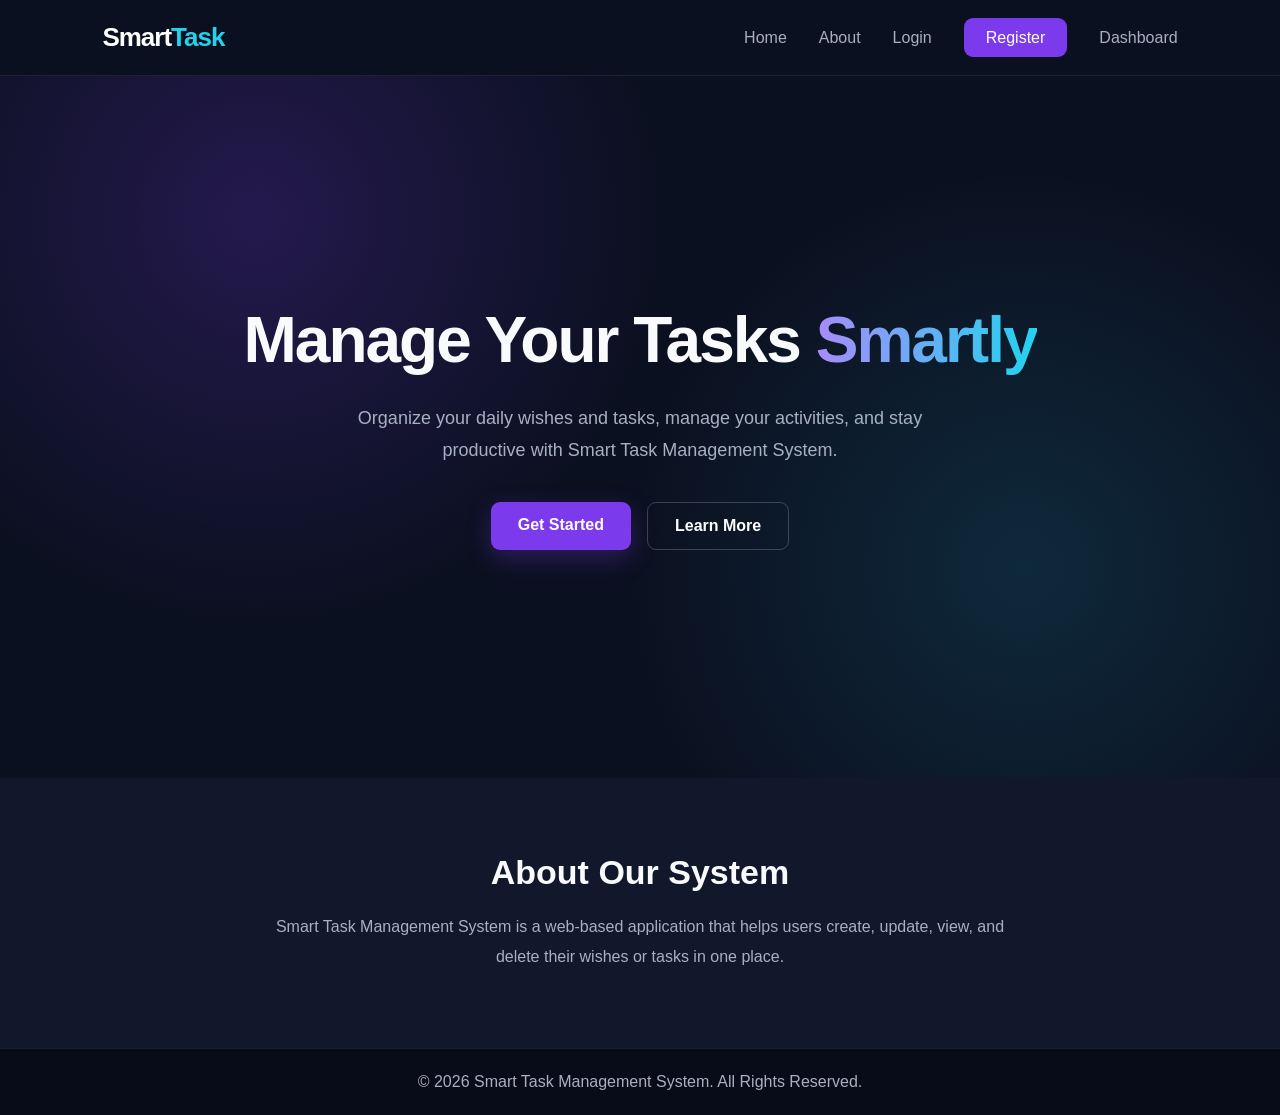
<file: web/index.html>
<!doctype html>
<html lang="en">
  <head>
    <meta charset="UTF-8" />
    <meta name="viewport" content="width=device-width, initial-scale=1.0" />
    <title>Smart Task Management System</title>
    <link rel="stylesheet" href="css/style.css" />
  </head>
  <body>
    <!-- Navigation Bar -->
    <header>
      <nav class="navbar">
        <div class="logo">Smart<span>Task</span></div>

        <ul class="nav-links">
          <li><a href="index.html">Home</a></li>
          <li><a href="#about">About</a></li>
          <li><a href="login.html">Login</a></li>
          <li><a href="register.html" class="register-btn">Register</a></li>
          <li><a href="dashboard.html">Dashboard</a></li>
        </ul>
      </nav>
    </header>

    <!-- Hero Section -->
    <main>
      <section class="hero">
        <div class="hero-content">
          <h1>Manage Your Tasks <span>Smartly</span></h1>

          <p>
            Organize your daily wishes and tasks, manage your activities, and
            stay productive with Smart Task Management System.
          </p>

          <div class="hero-buttons">
            <a href="register.html" class="btn primary-btn"> Get Started </a>

            <a href="#about" class="btn secondary-btn"> Learn More </a>
          </div>
        </div>
      </section>

      <!-- About Section -->
      <section id="about" class="about">
        <h2>About Our System</h2>

        <p>
          Smart Task Management System is a web-based application that helps
          users create, update, view, and delete their wishes or tasks in one
          place.
        </p>
      </section>
    </main>

    <!-- Footer -->
    <footer>
      <p>&copy; 2026 Smart Task Management System. All Rights Reserved.</p>
    </footer>
  </body>
</html>
</file>
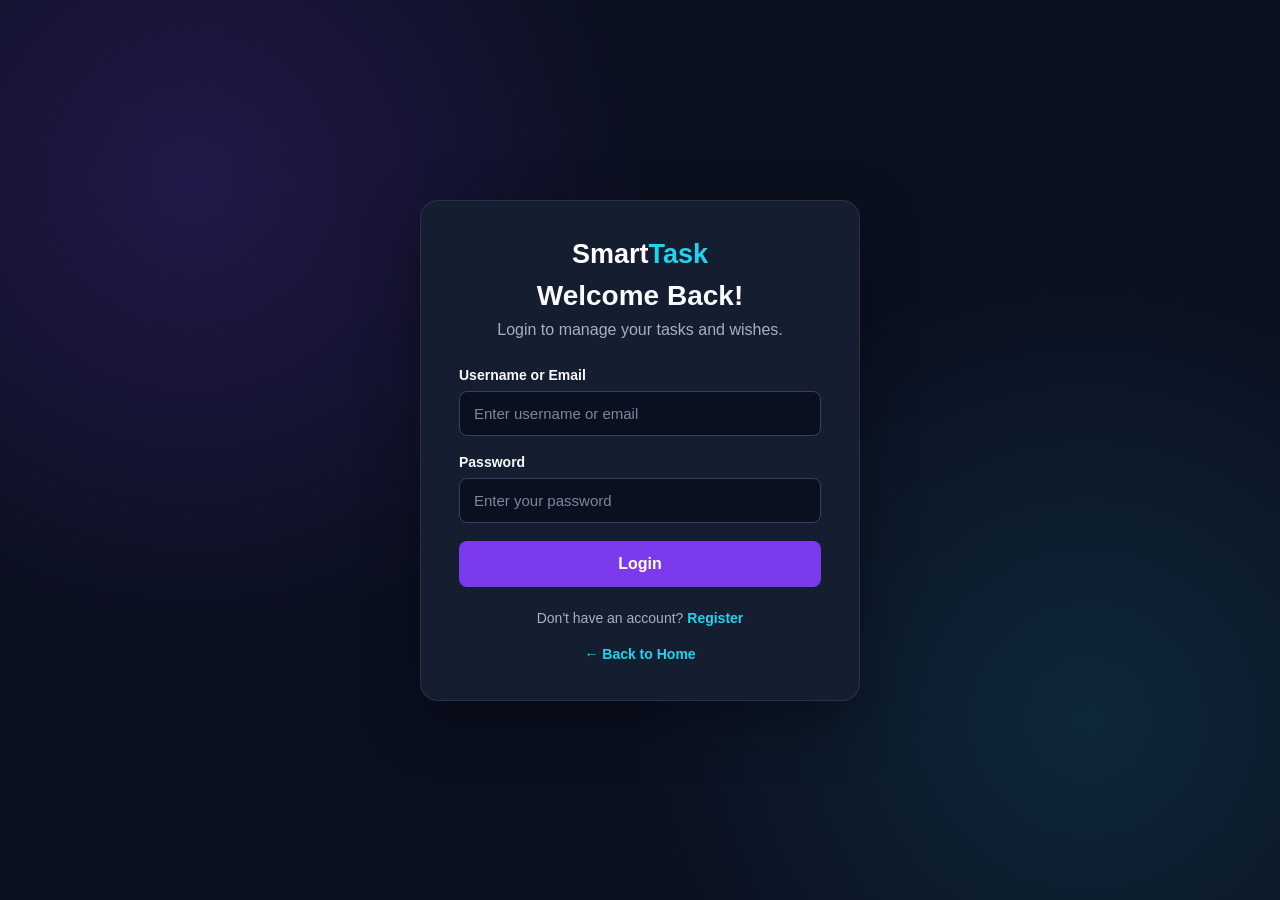
<file: web/login.html>
<!doctype html>
<html lang="en">
  <head>
    <meta charset="UTF-8" />
    <meta name="viewport" content="width=device-width, initial-scale=1.0" />
    <title>Login | SmartTask</title>
    <link rel="stylesheet" href="css/auth.css" />
  </head>
  <body>
    <div class="auth-container">
      <div class="auth-card">
        <a href="index.html" class="logo">Smart<span>Task</span></a>

        <h1>Welcome Back!</h1>
        <p class="subtitle">Login to manage your tasks and wishes.</p>

        <form id="loginForm">
          <div class="form-group">
            <label for="username">Username or Email</label>
            <input
              type="text"
              id="username"
              placeholder="Enter username or email"
              required
            />
          </div>

          <div class="form-group">
            <label for="password">Password</label>
            <input
              type="password"
              id="password"
              placeholder="Enter your password"
              required
            />
          </div>

          <button type="submit" class="submit-btn">Login</button>

          <p id="message"></p>
        </form>

        <p class="auth-footer">
          Don't have an account?
          <a href="register.html">Register</a>
        </p>

        <a href="index.html" class="back-home">← Back to Home</a>
      </div>
    </div>

    <script src="js/api.js"></script>
    <script src="js/auth.js"></script>
  </body>
</html>
</file>
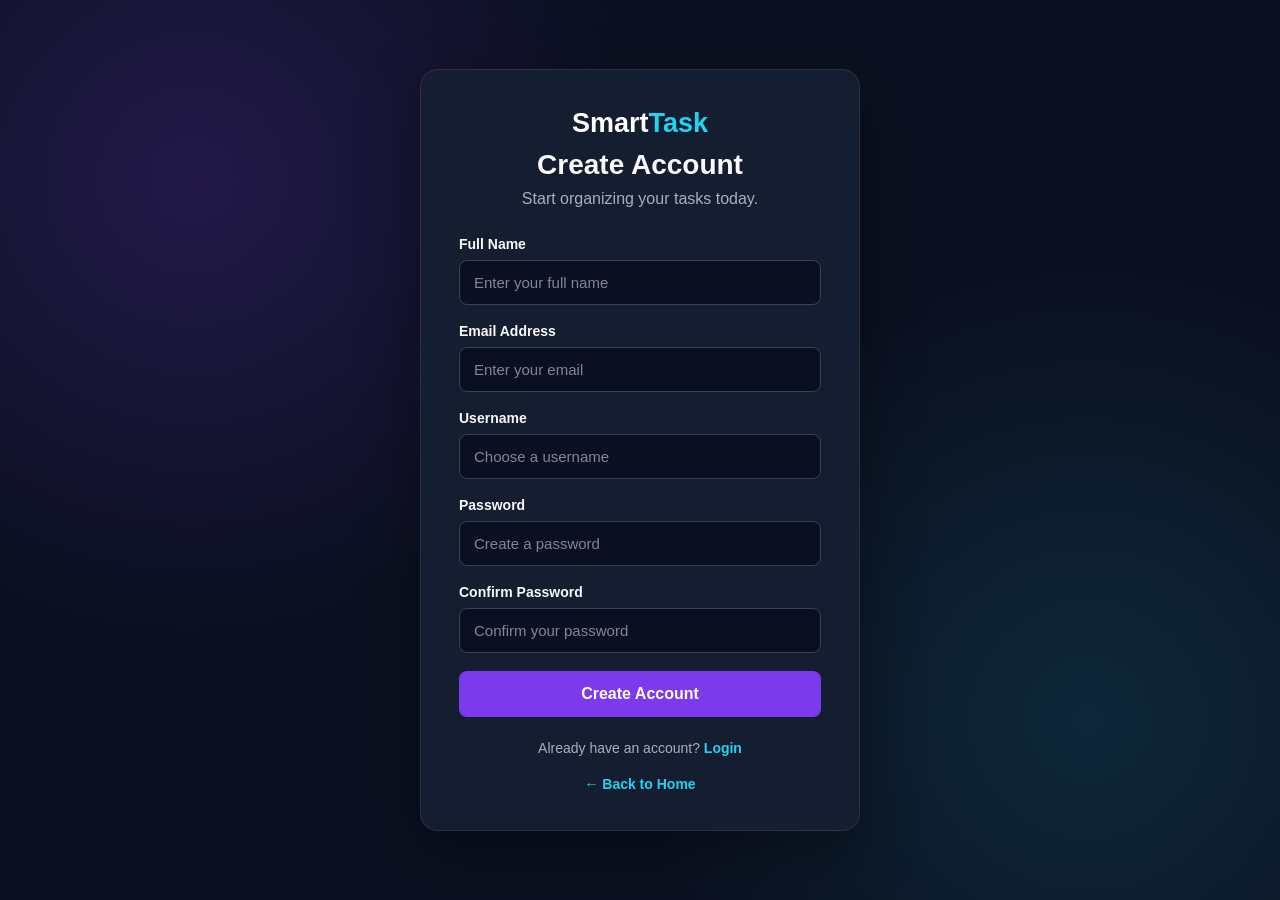
<file: web/register.html>
<!doctype html>
<html lang="en">
  <head>
    <meta charset="UTF-8" />
    <meta name="viewport" content="width=device-width, initial-scale=1.0" />
    <title>Register | SmartTask</title>
    <link rel="stylesheet" href="css/auth.css" />
  </head>
  <body>
    <div class="auth-container">
      <div class="auth-card">
        <a href="index.html" class="logo">Smart<span>Task</span></a>

        <h1>Create Account</h1>
        <p class="subtitle">Start organizing your tasks today.</p>

        <form id="registerForm">
          <div class="form-group">
            <label for="fullname">Full Name</label>
            <input
              type="text"
              id="fullname"
              placeholder="Enter your full name"
              required
            />
          </div>

          <div class="form-group">
            <label for="email">Email Address</label>
            <input
              type="email"
              id="email"
              placeholder="Enter your email"
              required
            />
          </div>

          <div class="form-group">
            <label for="username">Username</label>
            <input
              type="text"
              id="username"
              placeholder="Choose a username"
              required
            />
          </div>

          <div class="form-group">
            <label for="password">Password</label>
            <input
              type="password"
              id="password"
              placeholder="Create a password"
              required
            />
          </div>

          <div class="form-group">
            <label for="confirmPassword">Confirm Password</label>
            <input
              type="password"
              id="confirmPassword"
              placeholder="Confirm your password"
              required
            />
          </div>

          <button type="submit" class="submit-btn">Create Account</button>

          <p id="message"></p>
        </form>

        <p class="auth-footer">
          Already have an account?
          <a href="login.html">Login</a>
        </p>

        <a href="index.html" class="back-home">← Back to Home</a>
      </div>
    </div>

    <script src="js/api.js"></script>
    <script src="js/auth.js"></script>
  </body>
</html>
</file>
<file: web/css/style.css>
:root {
  --primary: #7c3aed;
  --primary-hover: #6d28d9;
  --secondary: #22d3ee;
  --dark: #0b1020;
  --text: #f8fafc;
  --muted: #a7b0c0;
  --light: #f8fafc;
}

* {
  margin: 0;
  padding: 0;
  box-sizing: border-box;
  font-family: "Segoe UI", Arial, sans-serif;
}

html {
  scroll-behavior: smooth;
}

body {
  background: var(--dark);
  color: var(--text);
}

/* Navbar */
.navbar {
  display: flex;
  justify-content: space-between;
  align-items: center;
  padding: 22px 8%;
  background: rgba(11, 16, 32, 0.95);
  border-bottom: 1px solid rgba(255, 255, 255, 0.08);
}

.logo {
  font-size: 26px;
  font-weight: 800;
  letter-spacing: -1px;
  color: white;
}

.logo span {
  color: var(--secondary);
}

.nav-links {
  display: flex;
  align-items: center;
  gap: 32px;
  list-style: none;
}

.nav-links a {
  color: var(--muted);
  text-decoration: none;
  font-weight: 500;
  transition: 0.3s;
}

.nav-links a:hover {
  color: var(--secondary);
}

.register-btn {
  background: var(--primary);
  color: white !important;
  padding: 11px 22px;
  border-radius: 9px;
}

.register-btn:hover {
  background: var(--primary-hover);
}

/* Hero */
.hero {
  min-height: 78vh;
  display: flex;
  justify-content: center;
  align-items: center;
  text-align: center;
  padding: 70px 20px;
  background:
    radial-gradient(
      circle at 20% 20%,
      rgba(124, 58, 237, 0.22),
      transparent 35%
    ),
    radial-gradient(
      circle at 80% 70%,
      rgba(34, 211, 238, 0.13),
      transparent 35%
    ),
    var(--dark);
}

.hero-content {
  max-width: 800px;
}

.hero h1 {
  font-size: clamp(38px, 6vw, 64px);
  font-weight: 800;
  line-height: 1.15;
  margin-bottom: 24px;
  letter-spacing: -2px;
}

.hero h1 span {
  background: linear-gradient(90deg, #a78bfa, #22d3ee);
  -webkit-background-clip: text;
  background-clip: text;
  color: transparent;
}

.hero p {
  color: var(--muted);
  font-size: 18px;
  line-height: 1.8;
  max-width: 650px;
  margin: 0 auto 35px;
}

.hero-buttons {
  display: flex;
  justify-content: center;
  gap: 16px;
}

.btn {
  display: inline-block;
  text-decoration: none;
  padding: 14px 27px;
  border-radius: 9px;
  font-weight: 600;
  transition: 0.3s;
}

.primary-btn {
  background: var(--primary);
  color: white;
  box-shadow: 0 8px 25px rgba(124, 58, 237, 0.3);
}

.primary-btn:hover {
  background: var(--primary-hover);
  transform: translateY(-3px);
}

.secondary-btn {
  border: 1px solid rgba(255, 255, 255, 0.2);
  color: white;
}

.secondary-btn:hover {
  border-color: var(--secondary);
  color: var(--secondary);
}

/* About */
.about {
  padding: 75px 10%;
  text-align: center;
  background: #11182b;
}

.about h2 {
  font-size: 34px;
  margin-bottom: 20px;
}

.about p {
  max-width: 750px;
  margin: auto;
  color: var(--muted);
  line-height: 1.9;
}

/* Footer */
footer {
  padding: 24px;
  text-align: center;
  color: var(--muted);
  background: #080c18;
  border-top: 1px solid rgba(255, 255, 255, 0.08);
}

/* Responsive */
@media (max-width: 650px) {
  .navbar {
    flex-direction: column;
    gap: 20px;
  }

  .nav-links {
    flex-wrap: wrap;
    justify-content: center;
    gap: 18px;
  }

  .hero-buttons {
    flex-direction: column;
    align-items: center;
  }

  .hero h1 {
    letter-spacing: -1px;
  }
}
</file>
<file: web/css/auth.css>
* {
  margin: 0;
  padding: 0;
  box-sizing: border-box;
  font-family: "Segoe UI", Arial, sans-serif;
}

body {
  background:
    radial-gradient(
      circle at 15% 20%,
      rgba(124, 58, 237, 0.2),
      transparent 35%
    ),
    radial-gradient(
      circle at 85% 80%,
      rgba(34, 211, 238, 0.12),
      transparent 35%
    ),
    #0b1020;
  color: #f8fafc;
  min-height: 100vh;
}

.auth-container {
  min-height: 100vh;
  display: flex;
  justify-content: center;
  align-items: center;
  padding: 18px 12px;
}

.auth-card {
  width: 100%;
  max-width: 440px;
  padding: 38px;
  background: #151d31;
  border: 1px solid rgba(255, 255, 255, 0.09);
  border-radius: 18px;
  box-shadow: 0 20px 60px rgba(0, 0, 0, 0.35);
}

.logo {
  display: block;
  text-align: center;
  font-size: 27px;
  font-weight: 800;
  color: white;
  text-decoration: none;
  margin-bottom: 10px;
}

.logo span {
  color: #22d3ee;
}

.auth-card h1 {
  text-align: center;
  font-size: 28px;
  margin-bottom: 9px;
}

.subtitle {
  text-align: center;
  color: #a7b0c0;
  margin-bottom: 28px;
}

.form-group {
  margin-bottom: 18px;
}

.form-group label {
  display: block;
  margin-bottom: 8px;
  font-size: 14px;
  font-weight: 600;
}

.form-group input {
  width: 100%;
  padding: 13px 14px;
  border: 1px solid #34415b;
  border-radius: 8px;
  outline: none;
  background: #0b1020;
  color: white;
  font-size: 15px;
}

.form-group input:focus {
  border-color: #7c3aed;
  box-shadow: 0 0 0 3px rgba(124, 58, 237, 0.15);
}

.form-group input::placeholder {
  color: #7c879b;
}

.submit-btn {
  width: 100%;
  padding: 14px;
  border: none;
  border-radius: 8px;
  background: #7c3aed;
  color: white;
  font-size: 16px;
  font-weight: 700;
  cursor: pointer;
  transition: 0.3s;
}

.submit-btn:hover {
  background: #6d28d9;
  transform: translateY(-2px);
}

#message {
  margin-top: 15px;
  text-align: center;
  font-size: 14px;
}

.auth-footer {
  text-align: center;
  color: #a7b0c0;
  margin-top: 23px;
  font-size: 14px;
}

.auth-footer a,
.back-home {
  color: #22d3ee;
  text-decoration: none;
  font-weight: 600;
}

.back-home {
  display: block;
  text-align: center;
  margin-top: 20px;
  font-size: 14px;
}

@media (max-width: 480px) {
  .auth-card {
    padding: 26px 20px;
  }
}
</file>
